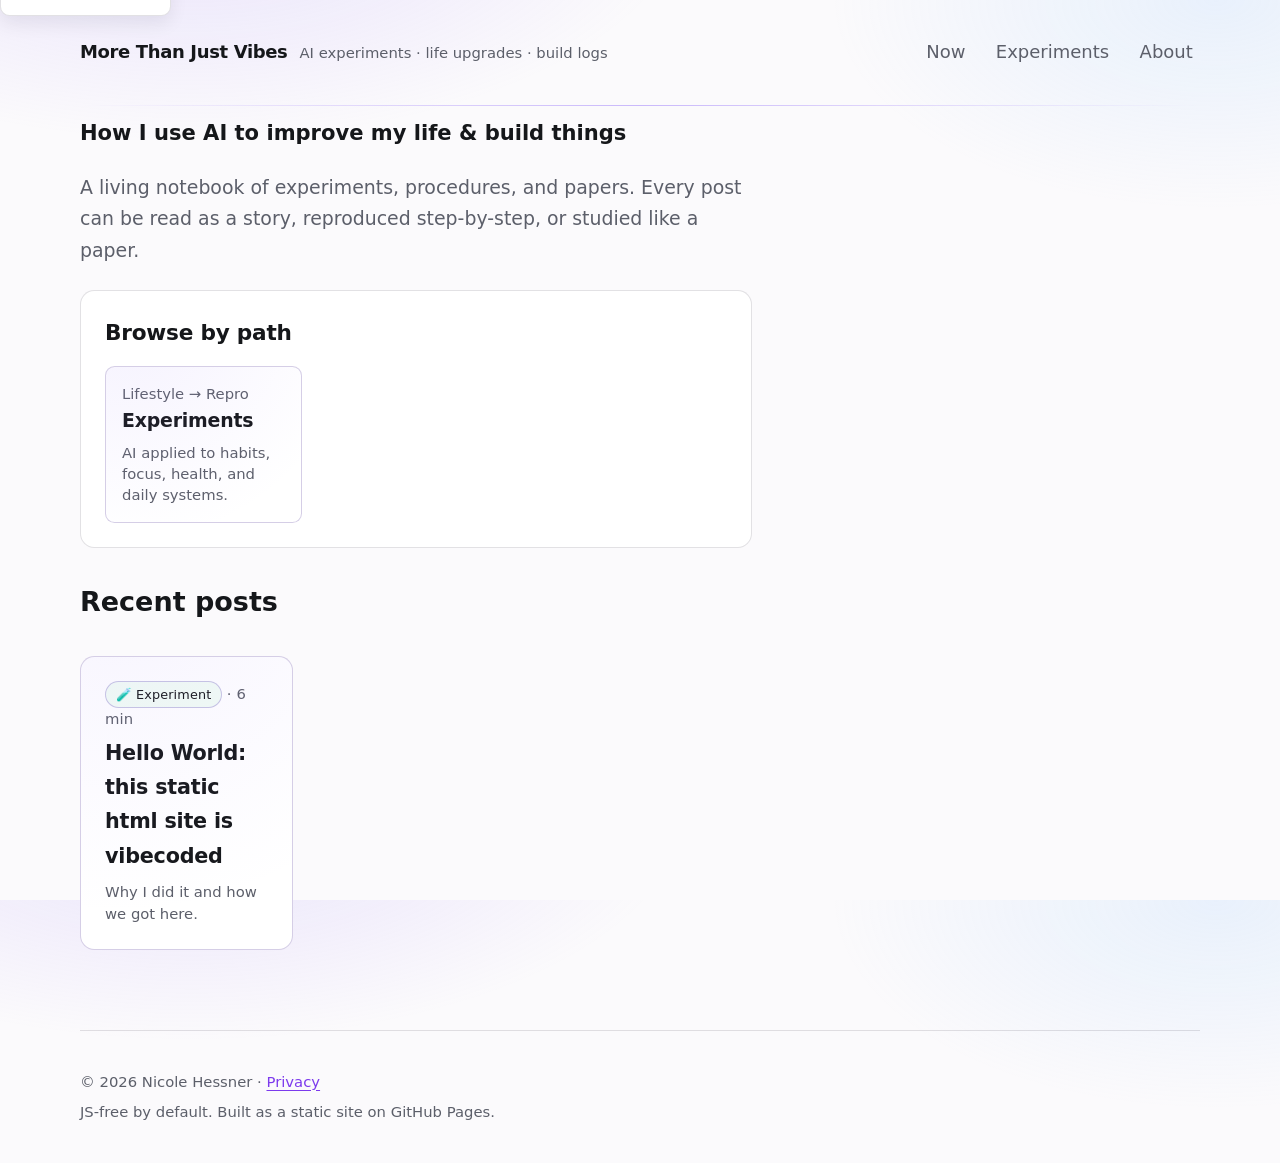
<file: index.html>
<!doctype html>
<html lang="en">
<head>
  <base href="/morethanjustvibes/">
  <meta charset="utf-8" />
  <meta name="viewport" content="width=device-width, initial-scale=1" />
  <meta name="color-scheme" content="light dark" />

  <title>More Than Just Vibes — Using AI to Improve Life & Build Things</title>
  <meta name="description" content="Experiments, build logs, and papers on using AI to improve daily life and build software." />

  <link rel="stylesheet" href="/assets/css/site.css" />

  <!-- CSP fallback (keep strict while JS-free) -->
  <meta http-equiv="Content-Security-Policy"
        content="default-src 'self'; base-uri 'self'; form-action 'self'; frame-ancestors 'none'; img-src 'self' data:; style-src 'self'; object-src 'none'; upgrade-insecure-requests;">
</head>

<body>
  <a class="skip-link" href="#main">Skip to content</a>

  <div class="site">
    <!-- Header -->
    <header class="site-header" role="banner">
      <div class="brand">
        <a href="/">More Than Just Vibes</a>
        <small>AI experiments · life upgrades · build logs</small>
      </div>

      <nav class="site-nav" aria-label="Primary">
        <a href="/now/">Now</a>
        <a href="/experiments/">Experiments</a>
        <a href="/about/">About</a>
      </nav>
    </header>

    <!-- Main -->
    <main id="main" role="main">
      <section class="content">

        <!-- Hero -->
        <section aria-labelledby="intro">
          <h1 id="intro">How I use AI to improve my life & build things</h1>
          <p class="dek">
            A living notebook of experiments, procedures, and papers.
            Every post can be read as a story, reproduced step-by-step,
            or studied like a paper.
          </p>
        </section>

        <!-- Browse by path -->
        <section class="path-panel" aria-labelledby="browse-path">
          <h2 id="browse-path">Browse by path</h2>
          <div class="path-grid">
            <a class="path-card" href="/experiments/">
              <p class="kicker">Lifestyle → Repro</p>
              <h3>Experiments</h3>
              <p>AI applied to habits, focus, health, and daily systems.</p>
            </a>
          </div>
        </section>

        <!-- Recent posts -->
        <section aria-labelledby="recent">
          <h2 id="recent">Recent posts</h2>

          <section class="tile-grid">
            <a class="tile" style="--tile-accent: var(--accent-1)"
               href="/posts/2026-01-26-hello-world">
              <p class="eyebrow">
                <span class="pill" data-kind="experiment">🧪 Experiment</span>
                · 6 min
              </p>
              <h3>Hello World: this static html site is vibecoded</h3>
              <p>Why I did it and how we got here.</p>
            </a>
          </section>
        </section>

      </section>
    </main>

    <!-- Footer -->
    <footer class="site-footer" role="contentinfo">
      <p>
        © 2026 Nicole Hessner · <a href="/privacy/">Privacy</a>
      </p>
      <p>
        JS-free by default. Built as a static site on GitHub Pages.
      </p>
    </footer>
  </div>
</body>
</html>
</file>
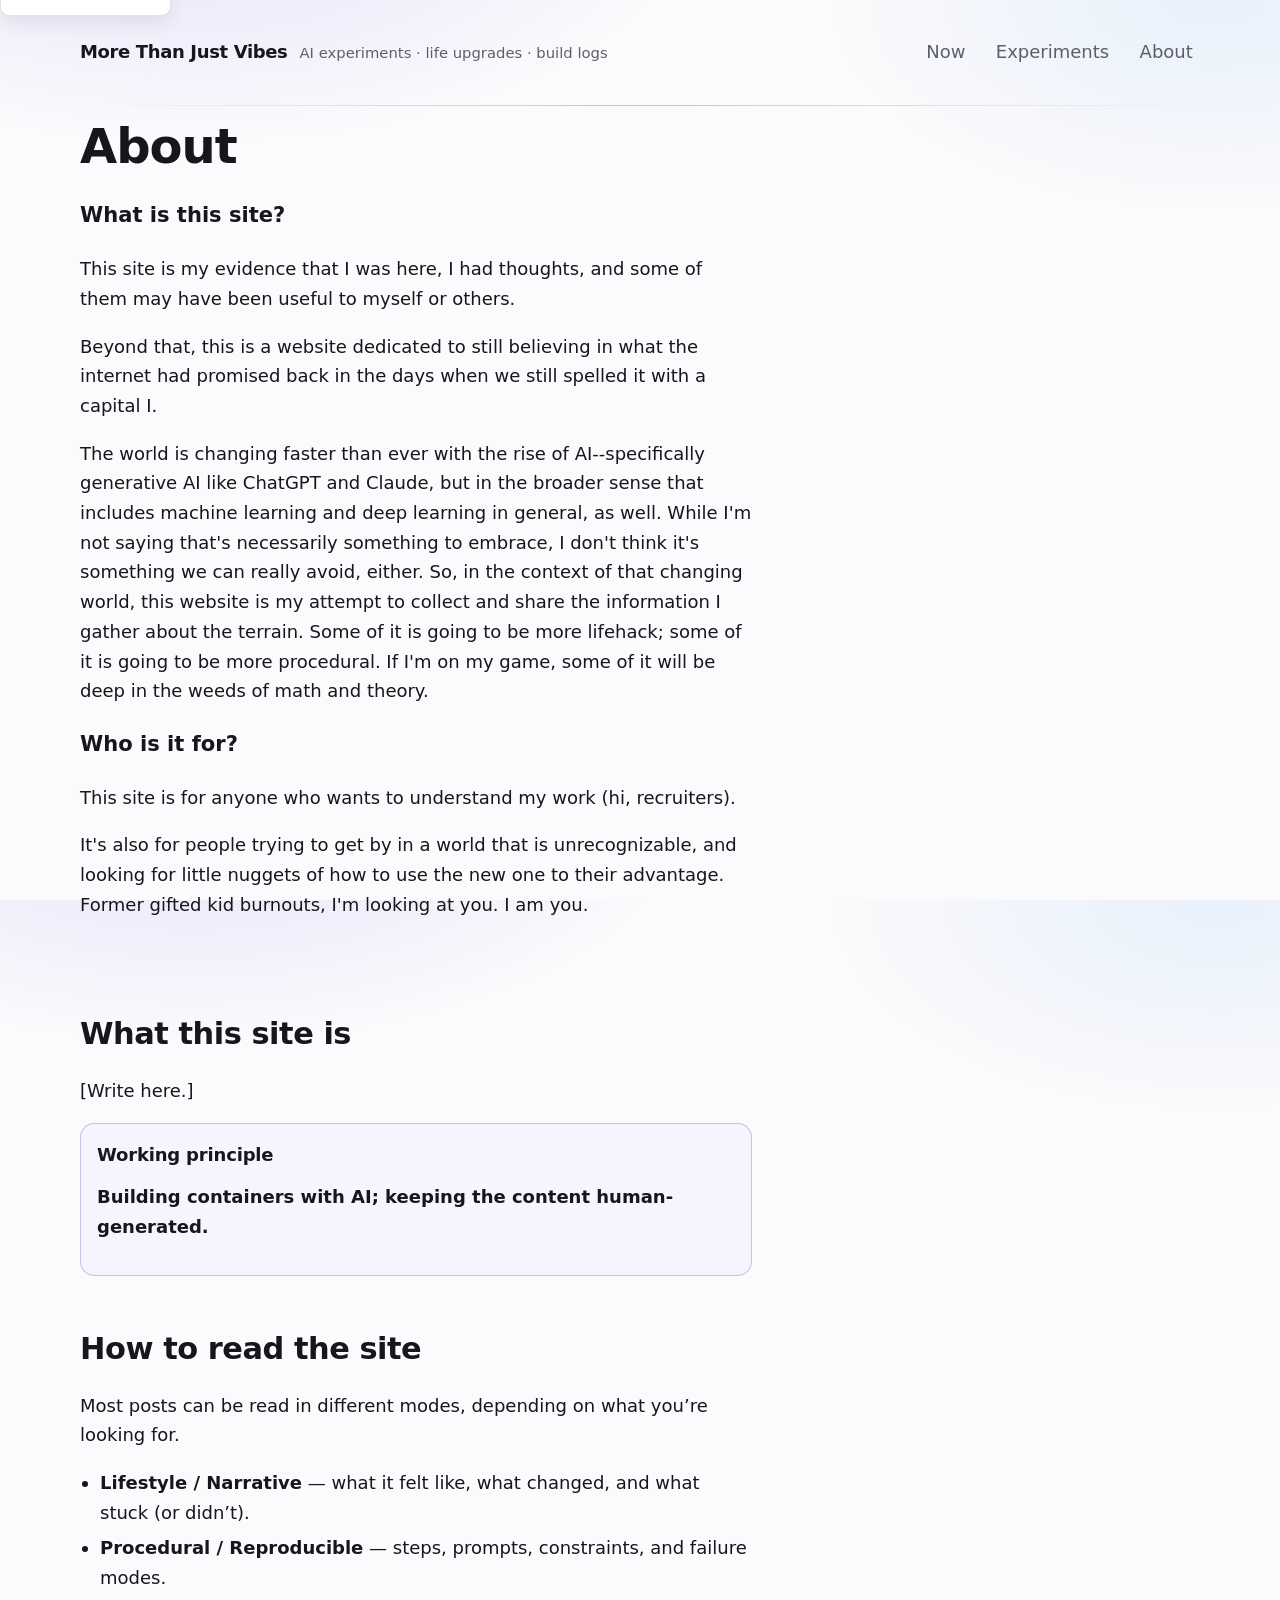
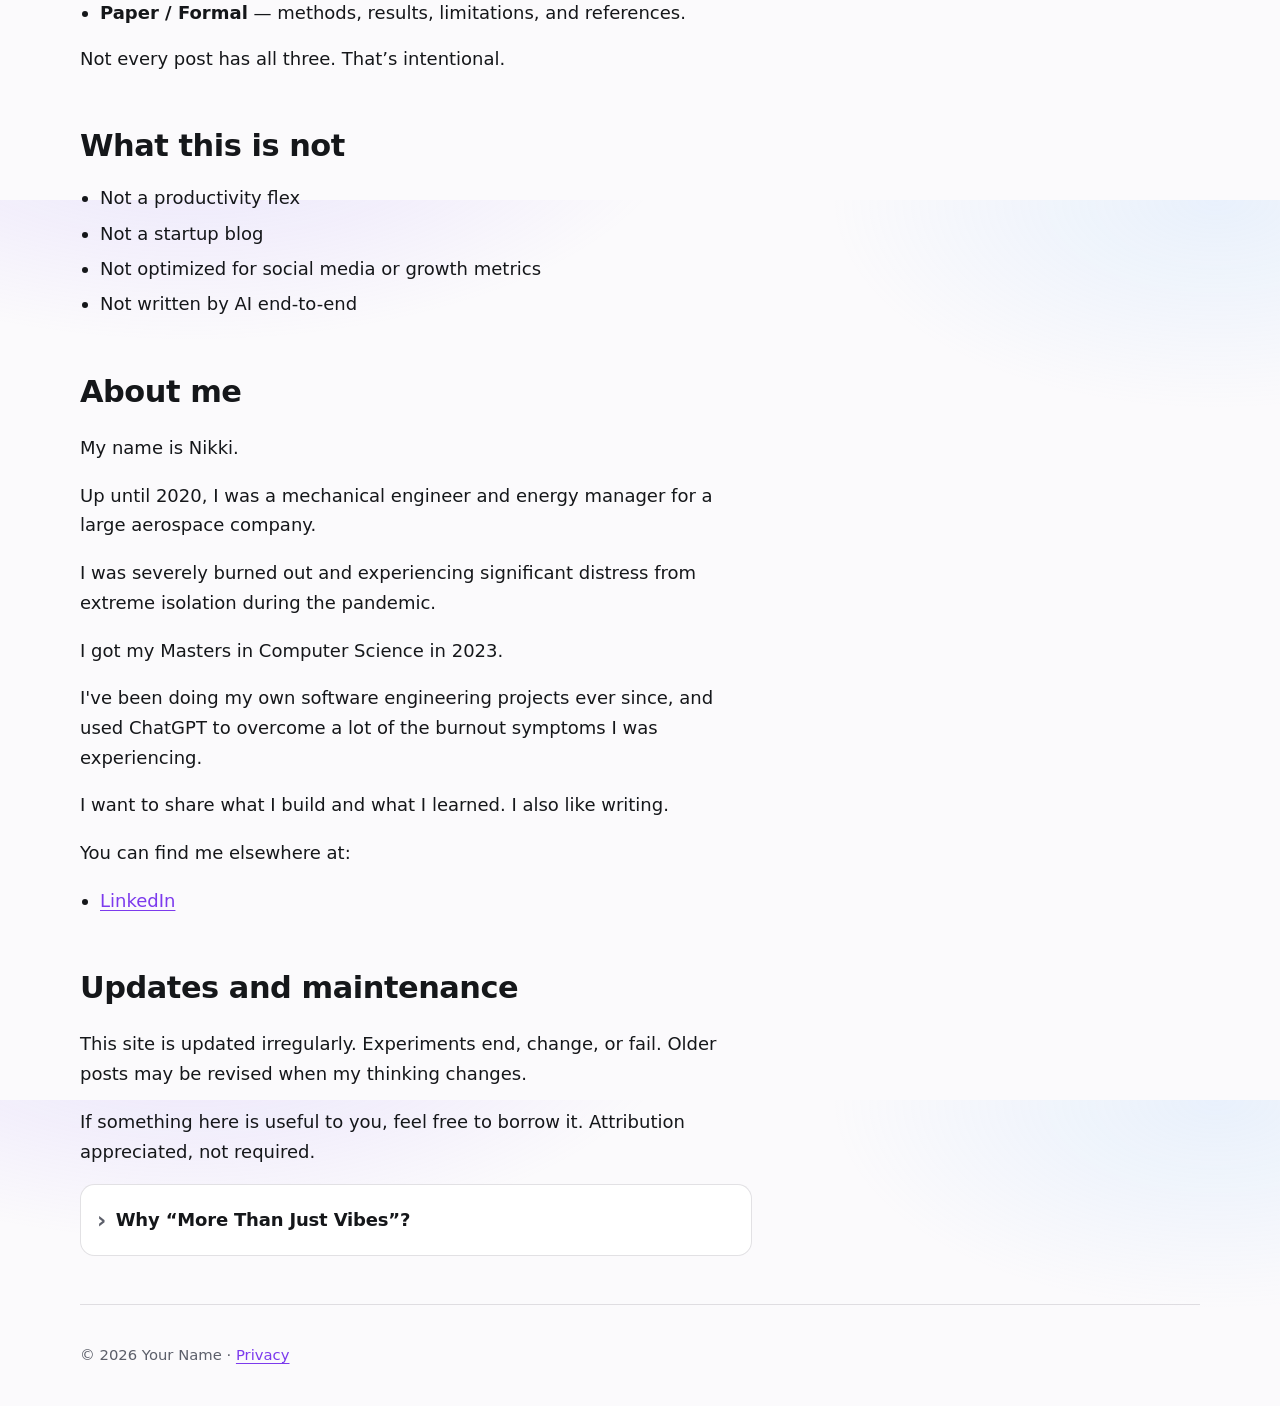
<file: about/index.html>
<!doctype html>
<html lang="en">
<head>
  <base href="/morethanjustvibes/">
  <meta charset="utf-8" />
  <meta name="viewport" content="width=device-width, initial-scale=1" />
  <meta name="color-scheme" content="light dark" />
  <title>About — More Than Just Vibes</title>
  <meta name="description" content="About the author and purpose of More Than Just Vibes." />
  <link rel="stylesheet" href="/assets/css/site.css" />
</head>

<body>
  <a class="skip-link" href="#main">Skip to content</a>

  <div class="site">
    <header class="site-header">
      <div class="brand">
        <a href="/">More Than Just Vibes</a>
        <small>AI experiments · life upgrades · build logs</small>
      </div>

      <nav class="site-nav">
        <a href="/now/">Now</a>
        <a href="/experiments/">Experiments</a>
        <a href="/about/">About</a>
      </nav>
    </header>

    <main id="main">
      <article class="content">
        <header class="post-header">
          <h1>About</h1>
          <p class="dek">
            <h3>What is this site?</h3>
            <p>This site is my evidence that I was here, I had thoughts, and some of them may have been useful to myself or others.</p>
            <p>Beyond that, this is a website dedicated to still believing in what the internet had promised back in the days when we still spelled it with a capital I.</p>
            <p>The world is changing faster than ever with the rise of AI--specifically generative AI like ChatGPT and Claude, but in the broader sense that includes machine learning and deep learning in general, as well.
               While I'm not saying that's necessarily something to embrace, I don't think it's something we can really avoid, either. So, in the context of that changing world, this website is my attempt to collect and share
               the information I gather about the terrain. Some of it is going to be more lifehack; some of it is going to be more procedural. If I'm on my game, some of it will be deep in the weeds of math and theory. 
            </p>
            <h3>Who is it for?</h3>
            <p>This site is for anyone who wants to understand my work (hi, recruiters).</p>
            <p>It's also for people trying to get by in a world that is unrecognizable, and looking for little nuggets of how to use the new one to their advantage. 
               Former gifted kid burnouts, I'm looking at you. I am you.</p>
          </p>
        </header>

        <section class="prose">

          <h2>What this site is</h2>
          <p>
            <!-- 
              In 2–4 sentences:
              What are you actually doing here?
              What makes this site different from a blog or portfolio?
            -->
            [Write here.]
          </p>

          <div class="callout info">
            <p class="callout-title">Working principle</p>
            <p>
              <strong>Building containers with AI; keeping the content human-generated.</strong>
            </p>
          </div>

          <h2>How to read the site</h2>
          <p>
            Most posts can be read in different modes, depending on what you’re looking for.
          </p>

          <ul>
            <li>
              <strong>Lifestyle / Narrative</strong> — what it felt like, what changed,
              and what stuck (or didn’t).
            </li>
            <li>
              <strong>Procedural / Reproducible</strong> — steps, prompts, constraints,
              and failure modes.
            </li>
            <li>
              <strong>Paper / Formal</strong> — methods, results, limitations, and references.
            </li>
          </ul>

          <p>
            Not every post has all three. That’s intentional.
          </p>

          <h2>What this is not</h2>
          <ul>
            <li>Not a productivity flex</li>
            <li>Not a startup blog</li>
            <li>Not optimized for social media or growth metrics</li>
            <li>Not written by AI end-to-end</li>
          </ul>

          <h2>About me</h2>
          <p>
            <!-- 
              Keep this human and bounded.
              Name, background, and how you came to this work.
            -->
            My name is Nikki. 
          </p>
          <p>Up until 2020, I was a mechanical engineer and energy manager for a large aerospace company.</p>
          <p>I was severely burned out and experiencing significant distress from extreme isolation during the pandemic.</p>
          <p>I got my Masters in Computer Science in 2023.</p>
          <p>I've been doing my own software engineering projects ever since, and used ChatGPT to overcome a lot of the burnout symptoms I was experiencing.</p>
          <p>I want to share what I build and what I learned. I also like writing.</p>

          <p>
            <!-- Optional -->
            You can find me elsewhere at:
          </p>
          <ul>
            <li><a href="https://www.linkedin.com/in/nicolehessner">LinkedIn</a></li>
          </ul>

          <h2>Updates and maintenance</h2>
          <p>
            This site is updated irregularly. Experiments end, change, or fail.
            Older posts may be revised when my thinking changes.
          </p>

          <p>
            If something here is useful to you, feel free to borrow it.
            Attribution appreciated, not required.
          </p>

          <details>
            <summary>Why “More Than Just Vibes”?</summary>
            <p>
              <!-- Optional lore section -->
              Easy: this blog-shaped object is about more than just vibecoding. In general, my philosophy is that AI should improve life in meatspace (even when mediated through digital toosl).
            </p>
          </details>

        </section>
      </article>
    </main>

    <footer class="site-footer">
      <p>© 2026 Your Name · <a href="/privacy/">Privacy</a></p>
    </footer>
  </div>
</body>
</html>
</file>
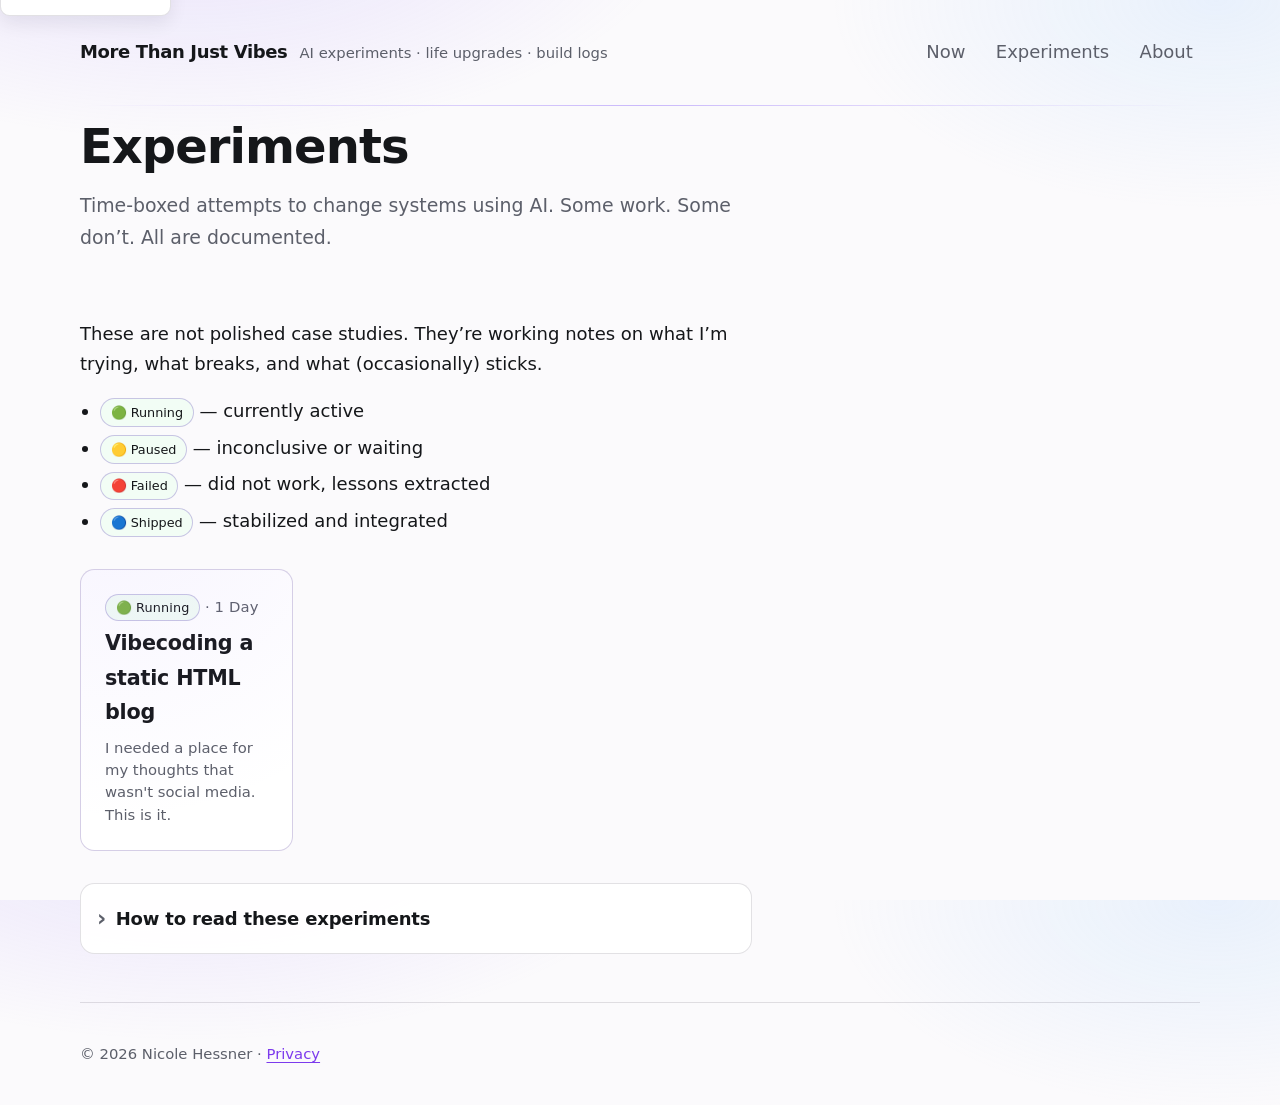
<file: experiments/index.html>
<!doctype html>
<html lang="en">
<head>
  <meta charset="utf-8" />
  <meta name="viewport" content="width=device-width, initial-scale=1" />
  <meta name="color-scheme" content="light dark" />
  <title>Experiments — More Than Just Vibes</title>
  <meta name="description" content="Active and completed experiments using AI to change systems and workflows." />
  <link rel="stylesheet" href="/assets/css/site.css" />
</head>

<body>
  <a class="skip-link" href="#main">Skip to content</a>

  <div class="site">
    <header class="site-header">
      <div class="brand">
        <a href="/">More Than Just Vibes</a>
        <small>AI experiments · life upgrades · build logs</small>
      </div>

      <nav class="site-nav">
        <a href="/now/">Now</a>
        <a href="/experiments/">Experiments</a>
        <a href="/about/">About</a>
      </nav>
    </header>

    <main id="main">
      <article class="content">
        <header class="post-header">
          <h1>Experiments</h1>
          <p class="dek">
            Time-boxed attempts to change systems using AI. Some work. Some don’t.
            All are documented.
          </p>
        </header>

        <section class="prose">
          <p>
            These are not polished case studies. They’re working notes on what I’m
            trying, what breaks, and what (occasionally) sticks.
          </p>

          <ul>
            <li><span class="pill" data-kind="experiment">🟢 Running</span> — currently active</li>
            <li><span class="pill" data-kind="experiment">🟡 Paused</span> — inconclusive or waiting</li>
            <li><span class="pill" data-kind="experiment">🔴 Failed</span> — did not work, lessons extracted</li>
            <li><span class="pill" data-kind="experiment">🔵 Shipped</span> — stabilized and integrated</li>
          </ul>
        </section>

        <section class="tile-grid">
          <a class="tile" href="/posts/2026-01-26-hello-world/">
            <p class="eyebrow">
              <span class="pill" data-kind="experiment">🟢 Running</span>
              · 1 Day
            </p>
            <h3>Vibecoding a static HTML blog</h3>
            <p>
              I needed a place for my thoughts that wasn't social media. This is it. 
            </p>
          </a>
        </section>

        <section class="prose">
          <details>
            <summary>How to read these experiments</summary>
            <p>
              Each experiment may be written in one or more modes:
            </p>
            <ul>
              <li><strong>Lifestyle</strong> — narrative and lived experience</li>
              <li><strong>Procedural</strong> — steps, prompts, and replication notes</li>
              <li><strong>Paper</strong> — methods, results, limitations</li>
            </ul>
            <p>
              Not every experiment gets all three. Some stop early. That’s part of the point.
            </p>
          </details>
        </section>
      </article>
    </main>

    <footer class="site-footer">
      <p>© 2026 Nicole Hessner · <a href="/privacy/">Privacy</a></p>
    </footer>
  </div>
</body>
</html>
</file>
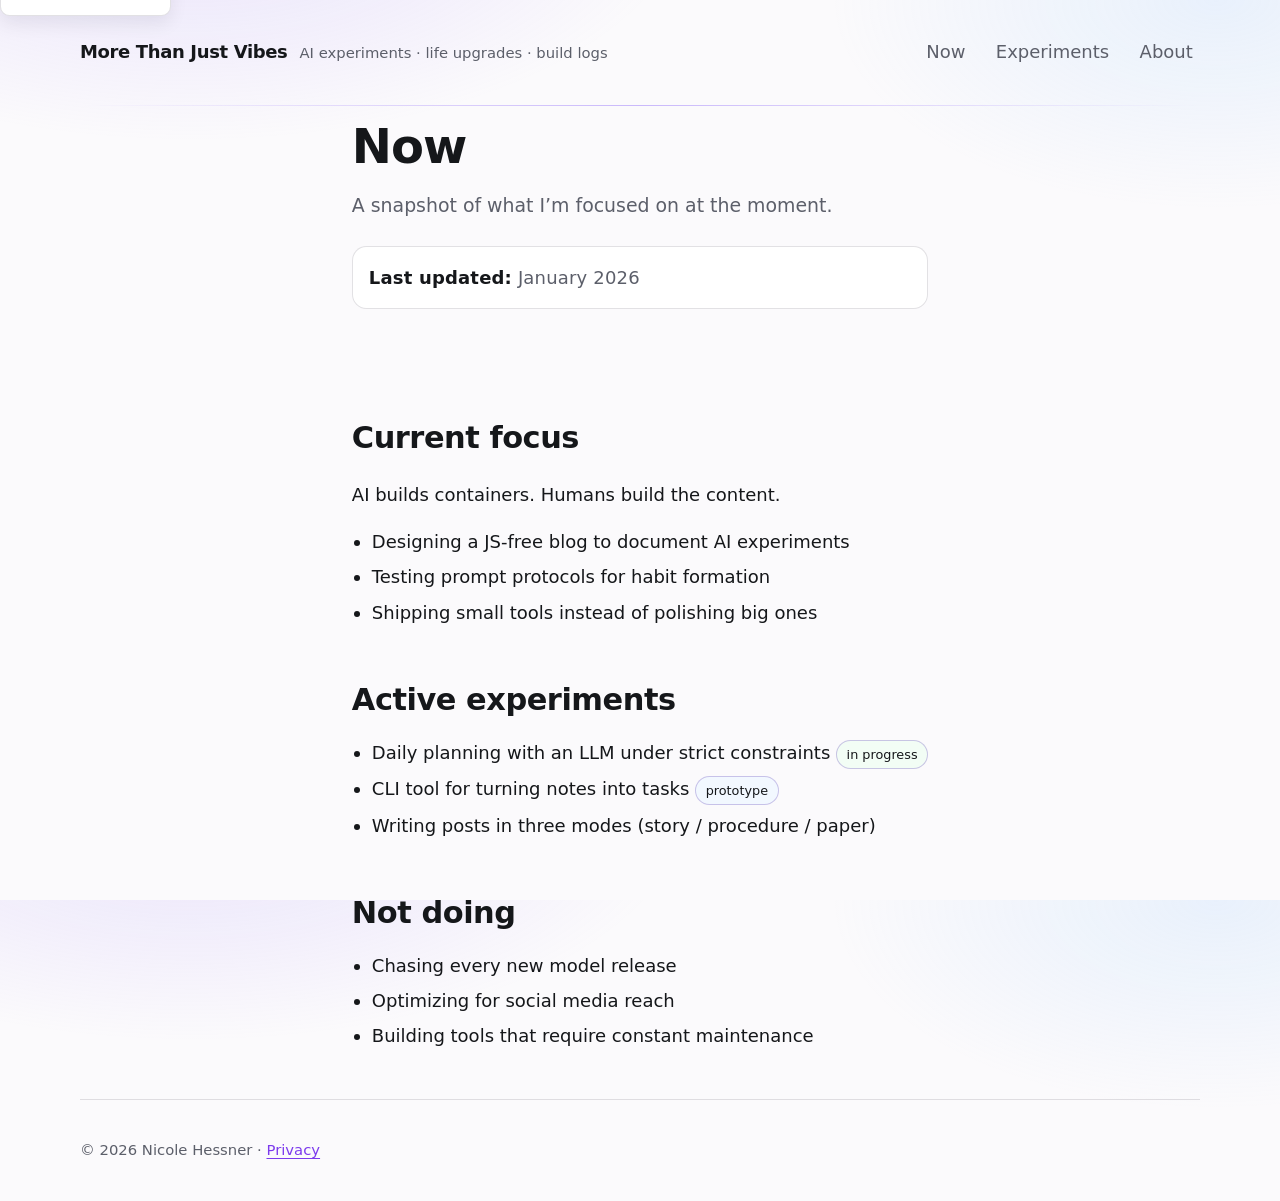
<file: now/index.html>
<!doctype html>
<html lang="en">
<head>
  <base href="/morethanjustvibes/">
  <meta charset="utf-8" />
  <meta name="viewport" content="width=device-width, initial-scale=1" />
  <meta name="color-scheme" content="light dark" />
  <title>Now — More Than Just Vibes</title>
  <meta name="description" content="What I’m focused on right now." />
  <link rel="stylesheet" href="/assets/css/site.css" />
</head>

<body>
  <a class="skip-link" href="#main">Skip to content</a>

  <div class="site">
    <header class="site-header">
      <div class="brand">
        <a href="/">More Than Just Vibes</a>
        <small>AI experiments · life upgrades · build logs</small>
      </div>

      <nav class="site-nav">
        <a href="/now/">Now</a>
        <a href="/experiments/">Experiments</a>
        <a href="/about/">About</a>
      </nav>
    </header>

    <main id="main">
      <article class="content">
        <header class="post-header">
          <h1>Now</h1>
          <p class="dek">
            A snapshot of what I’m focused on at the moment.
          </p>

          <div class="meta">
            <span><strong>Last updated:</strong> January 2026</span>
          </div>
        </header>

        <section class="prose">
          <h2>Current focus</h2>
          <p>
            AI builds containers. Humans build the content. 
          </p>

          <ul>
            <li>Designing a JS-free blog to document AI experiments</li>
            <li>Testing prompt protocols for habit formation</li>
            <li>Shipping small tools instead of polishing big ones</li>
          </ul>

          <h2>Active experiments</h2>
          <ul>
            <li>
              Daily planning with an LLM under strict constraints
              <span class="pill" data-kind="experiment">in progress</span>
            </li>
            <li>
              CLI tool for turning notes into tasks
              <span class="pill" data-kind="build">prototype</span>
            </li>
            <li>
              Writing posts in three modes (story / procedure / paper)
            </li>
          </ul>

          <h2>Not doing</h2>
          <ul>
            <li>Chasing every new model release</li>
            <li>Optimizing for social media reach</li>
            <li>Building tools that require constant maintenance</li>
          </ul>
        </section>
      </article>
    </main>

    <footer class="site-footer">
      <p>© 2026 Nicole Hessner · <a href="/privacy/">Privacy</a></p>
    </footer>
  </div>
</body>
</html>
</file>
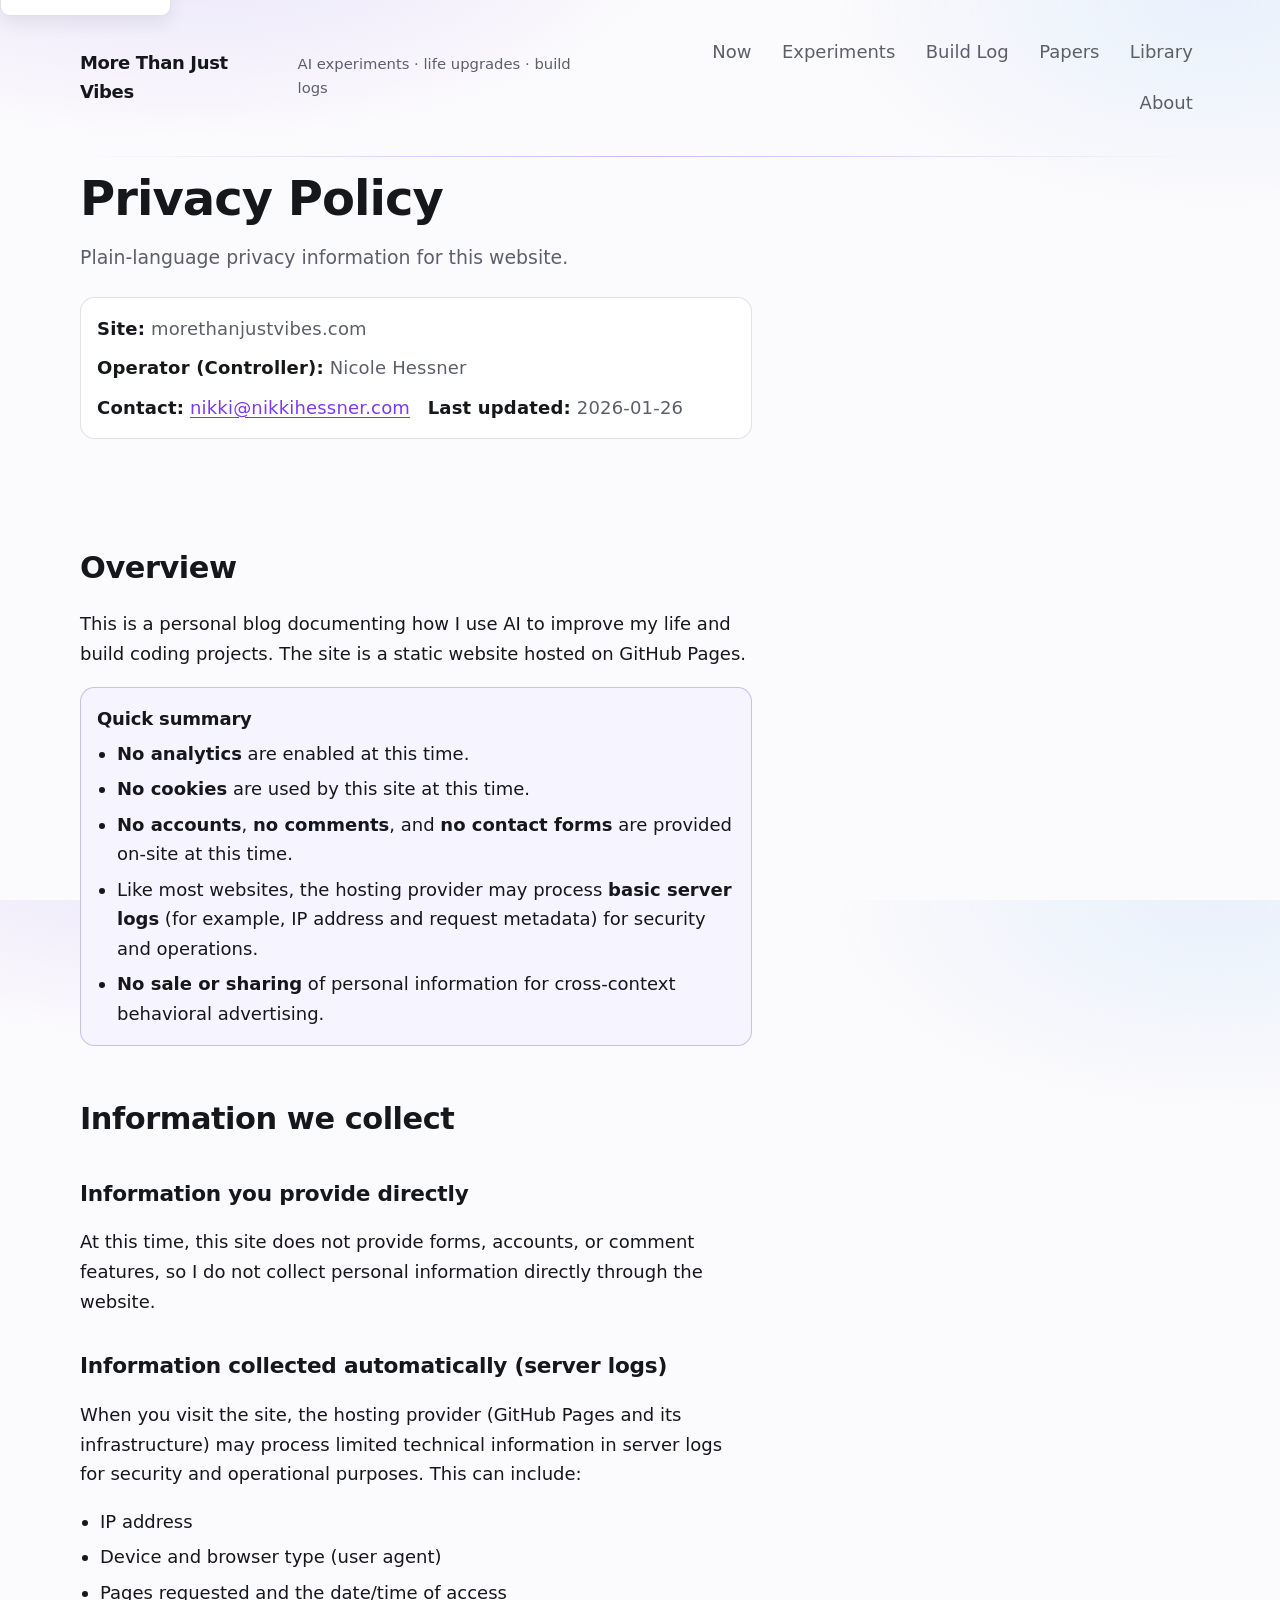
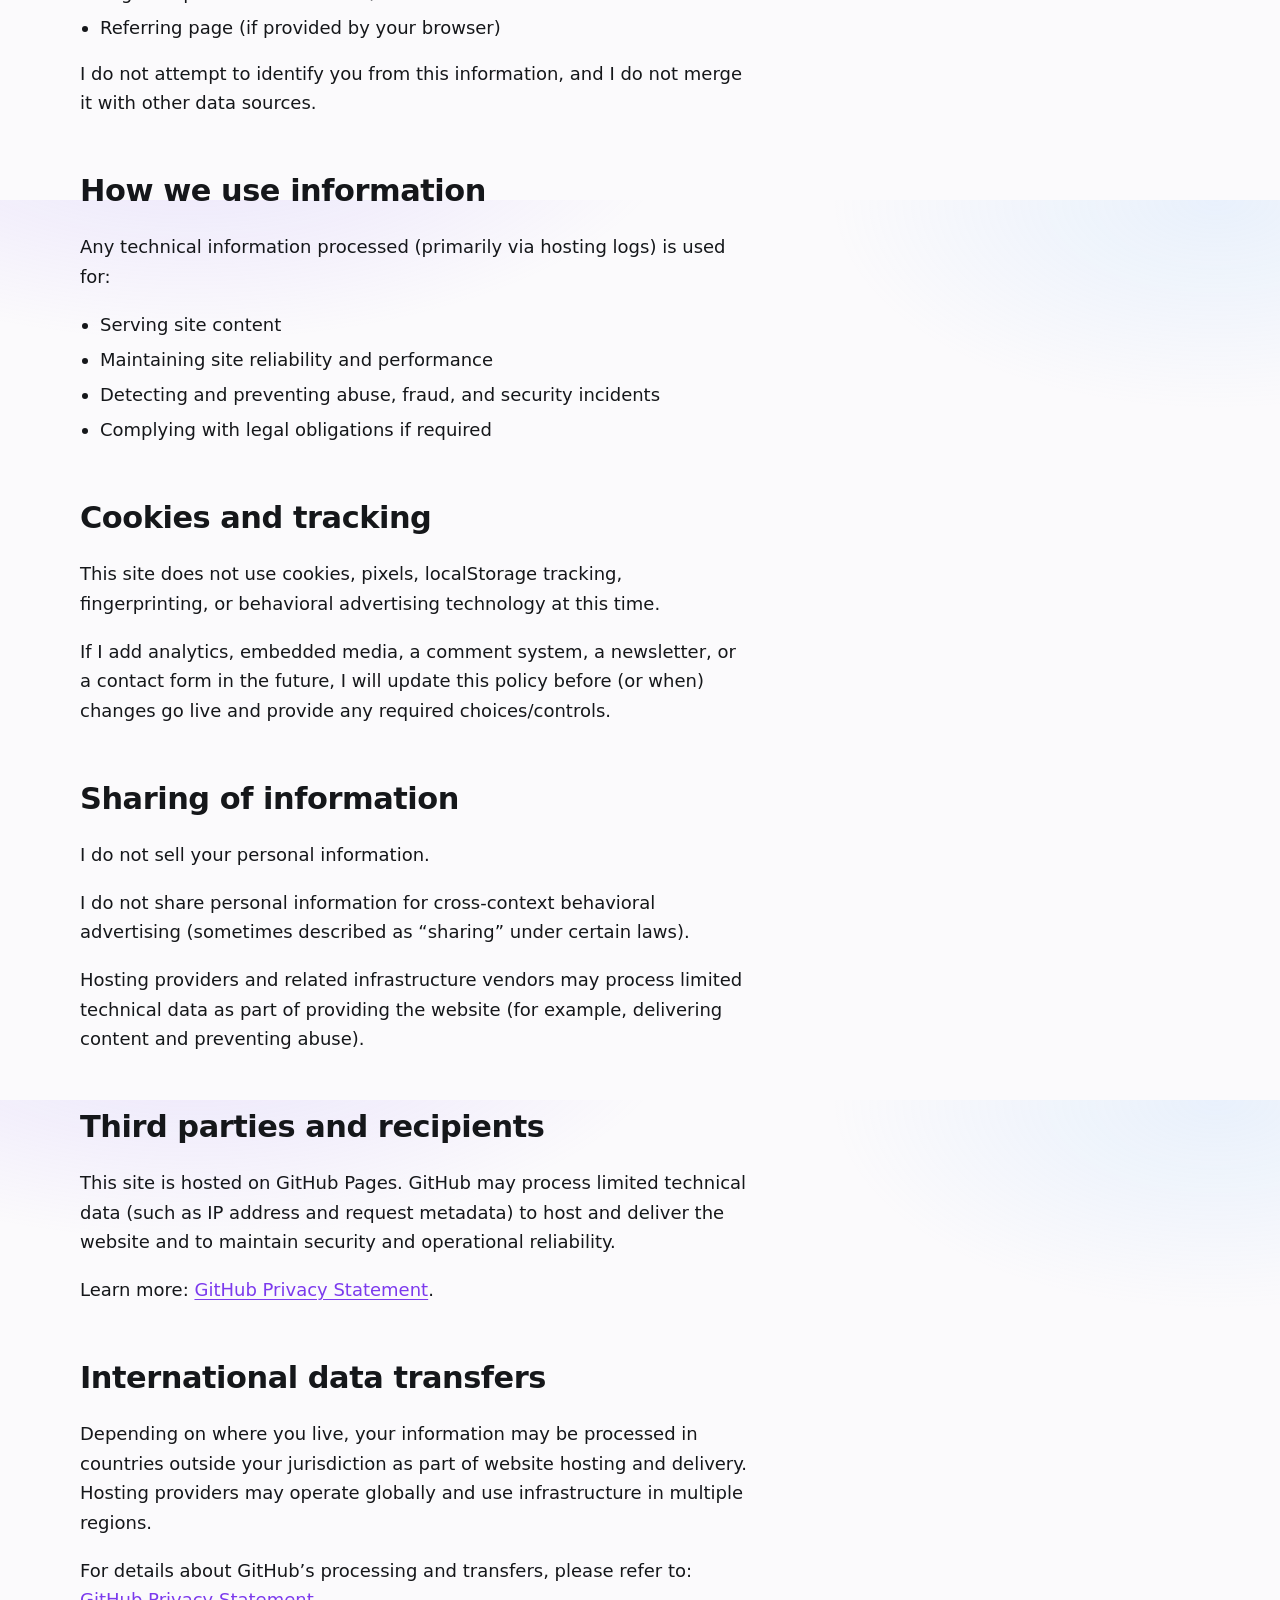
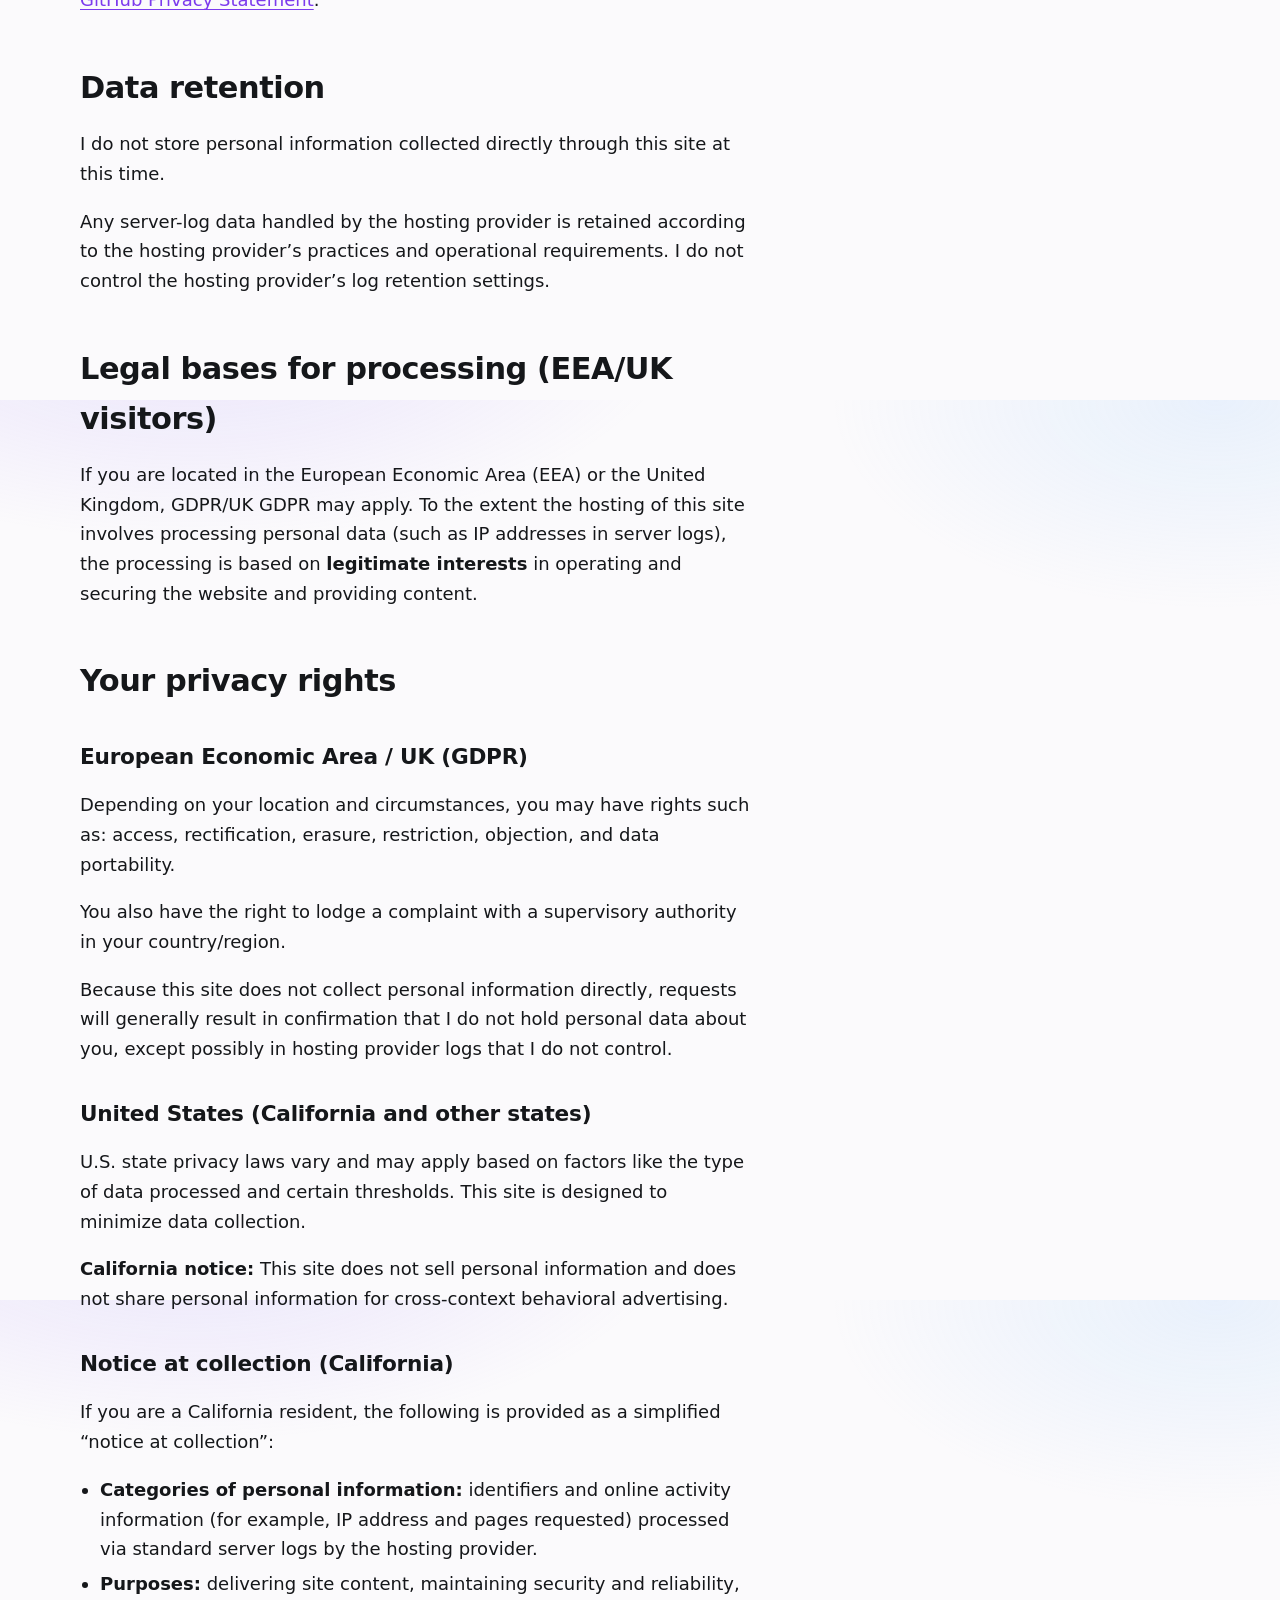
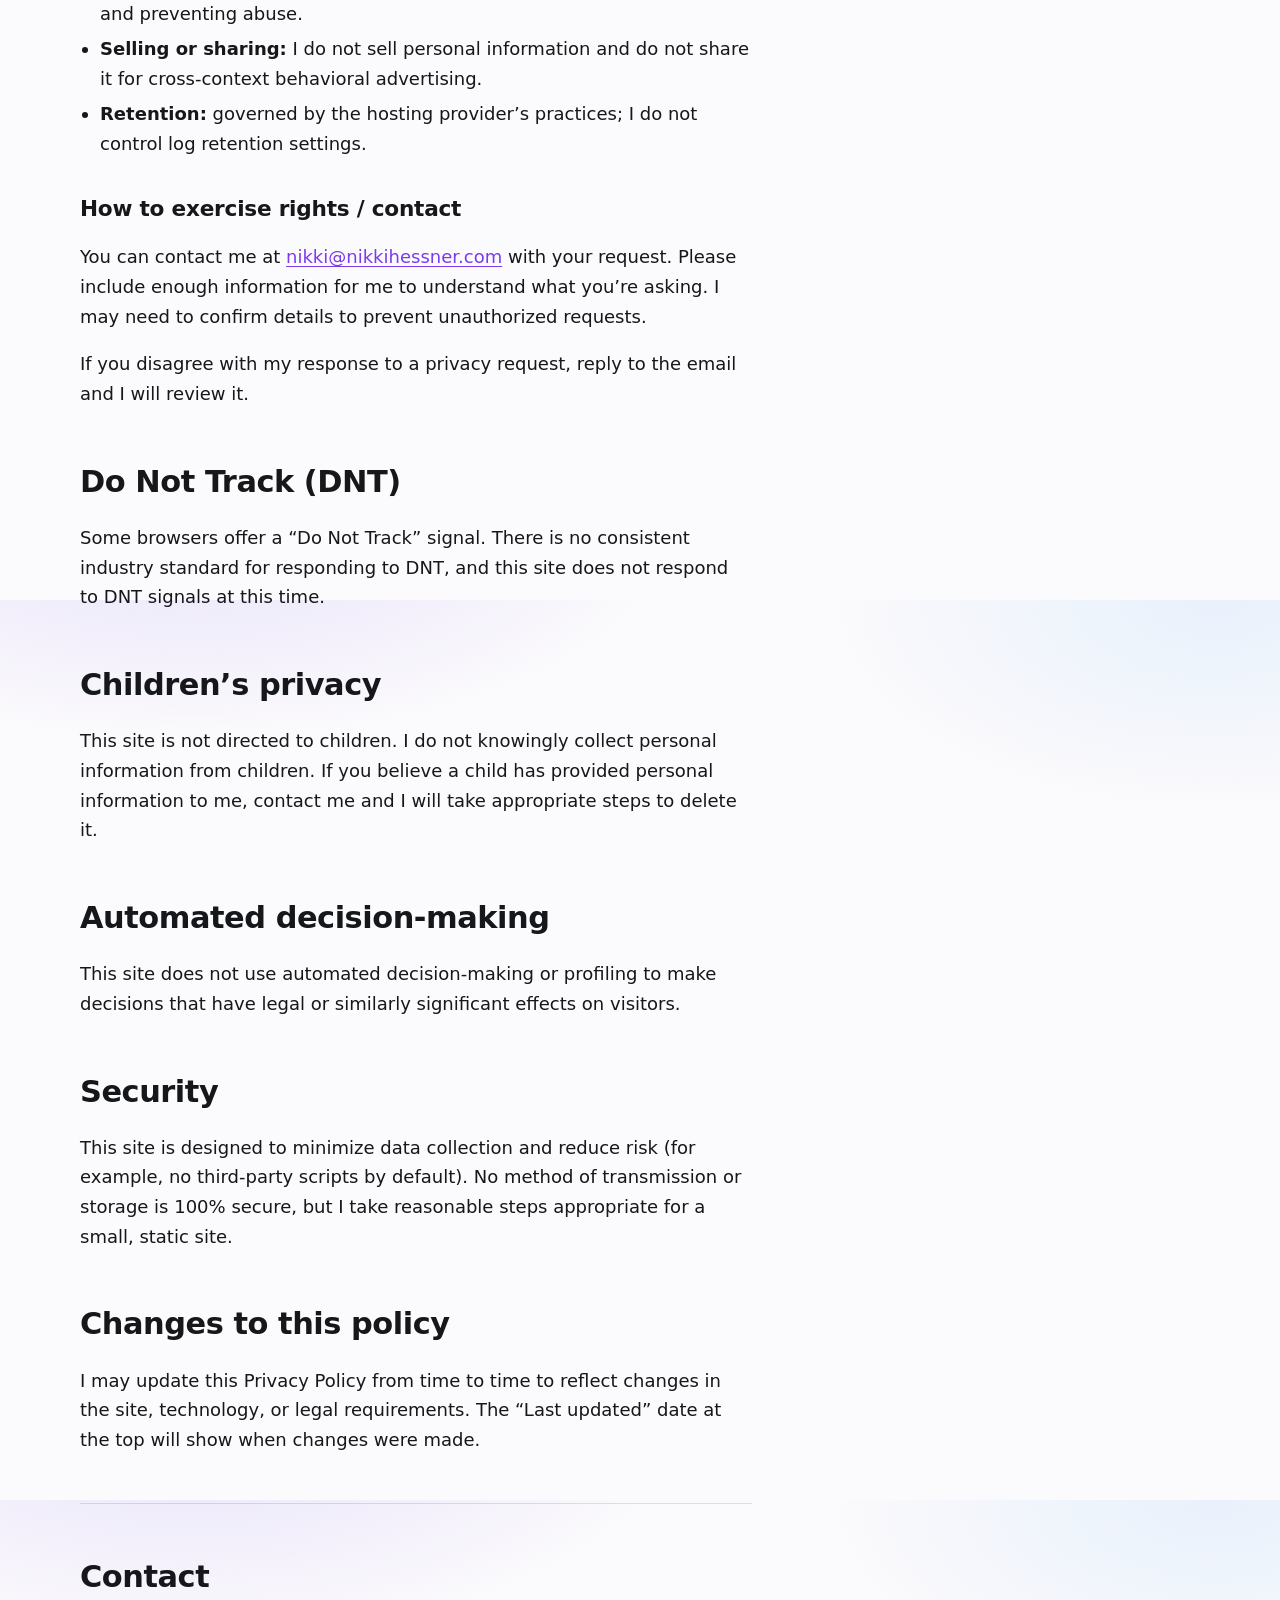
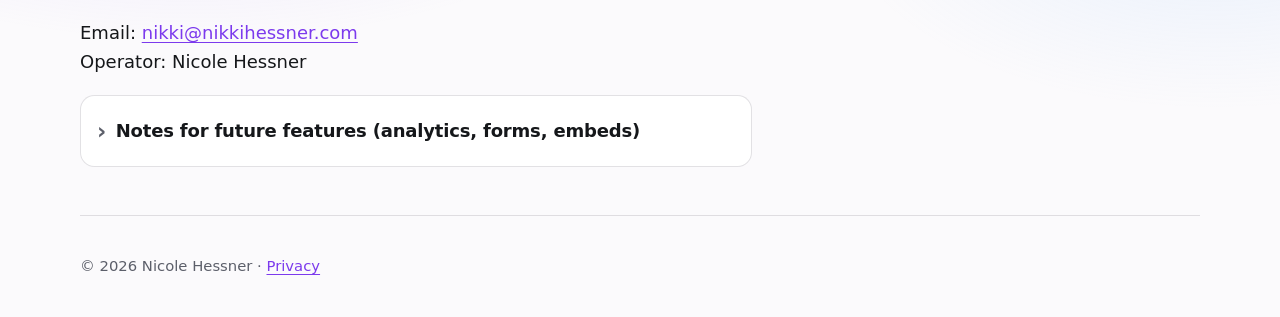
<file: privacy/index.html>
<!doctype html>
<html lang="en">
<head>
  <meta charset="utf-8" />
  <meta name="viewport" content="width=device-width, initial-scale=1" />
  <meta name="color-scheme" content="light dark" />
  <title>Privacy Policy — More Than Just Vibes</title>
  <meta name="description" content="Privacy Policy for More Than Just Vibes." />

  <!-- Site CSS -->
  <link rel="stylesheet" href="/assets/css/site.css" />

  <!-- Optional CSP fallback: keep strict while JS-free -->
  <meta http-equiv="Content-Security-Policy"
        content="default-src 'self'; base-uri 'self'; form-action 'self'; frame-ancestors 'none'; img-src 'self' data:; style-src 'self'; object-src 'none'; upgrade-insecure-requests;">
</head>

<body>
  <a class="skip-link" href="#main">Skip to content</a>

  <div class="site">
    <header class="site-header" role="banner">
      <div class="brand">
        <a href="/">More Than Just Vibes</a>
        <small>AI experiments · life upgrades · build logs</small>
      </div>

      <nav class="site-nav" aria-label="Primary">
        <a href="/now/">Now</a>
        <a href="/experiments/">Experiments</a>
        <a href="/build-log/">Build Log</a>
        <a href="/papers/">Papers</a>
        <a href="/library/">Library</a>
        <a href="/about/">About</a>
      </nav>
    </header>

    <main id="main" role="main">
      <article class="content">
        <header class="post-header">
          <h1>Privacy Policy</h1>
          <p class="dek">Plain-language privacy information for this website.</p>

          <div class="meta" aria-label="Policy metadata">
            <span><strong>Site:</strong> morethanjustvibes.com</span>
            <span><strong>Operator (Controller):</strong> Nicole Hessner</span>
            <span><strong>Contact:</strong> <a href="mailto:nikki@nikkihessner.com">nikki@nikkihessner.com</a></span>
            <span><strong>Last updated:</strong> 2026-01-26</span>
          </div>
        </header>

        <section class="prose">
          <h2>Overview</h2>
          <p>
            This is a personal blog documenting how I use AI to improve my life and build coding projects.
            The site is a static website hosted on GitHub Pages.
          </p>

          <div class="callout info" role="note" aria-label="High-level summary">
            <p class="callout-title">Quick summary</p>
            <ul>
              <li><strong>No analytics</strong> are enabled at this time.</li>
              <li><strong>No cookies</strong> are used by this site at this time.</li>
              <li><strong>No accounts</strong>, <strong>no comments</strong>, and <strong>no contact forms</strong> are provided on-site at this time.</li>
              <li>Like most websites, the hosting provider may process <strong>basic server logs</strong> (for example, IP address and request metadata) for security and operations.</li>
              <li><strong>No sale or sharing</strong> of personal information for cross-context behavioral advertising.</li>
            </ul>
          </div>

          <h2>Information we collect</h2>

          <h3>Information you provide directly</h3>
          <p>
            At this time, this site does not provide forms, accounts, or comment features, so I do not collect
            personal information directly through the website.
          </p>

          <h3>Information collected automatically (server logs)</h3>
          <p>
            When you visit the site, the hosting provider (GitHub Pages and its infrastructure) may process limited technical information
            in server logs for security and operational purposes. This can include:
          </p>
          <ul>
            <li>IP address</li>
            <li>Device and browser type (user agent)</li>
            <li>Pages requested and the date/time of access</li>
            <li>Referring page (if provided by your browser)</li>
          </ul>
          <p>
            I do not attempt to identify you from this information, and I do not merge it with other data sources.
          </p>

          <h2>How we use information</h2>
          <p>
            Any technical information processed (primarily via hosting logs) is used for:
          </p>
          <ul>
            <li>Serving site content</li>
            <li>Maintaining site reliability and performance</li>
            <li>Detecting and preventing abuse, fraud, and security incidents</li>
            <li>Complying with legal obligations if required</li>
          </ul>

          <h2>Cookies and tracking</h2>
          <p>
            This site does not use cookies, pixels, localStorage tracking, fingerprinting, or behavioral advertising technology at this time.
          </p>
          <p>
            If I add analytics, embedded media, a comment system, a newsletter, or a contact form in the future, I will update this policy before (or when)
            changes go live and provide any required choices/controls.
          </p>

          <h2>Sharing of information</h2>
          <p>
            I do not sell your personal information.
          </p>
          <p>
            I do not share personal information for cross-context behavioral advertising (sometimes described as “sharing” under certain laws).
          </p>
          <p>
            Hosting providers and related infrastructure vendors may process limited technical data as part of providing the website
            (for example, delivering content and preventing abuse).
          </p>

          <h2>Third parties and recipients</h2>
          <p>
            This site is hosted on GitHub Pages. GitHub may process limited technical data (such as IP address and request metadata) to host and deliver the website
            and to maintain security and operational reliability.
          </p>
          <p>
            Learn more: <a href="https://docs.github.com/site-policy/privacy-policies/github-privacy-statement">GitHub Privacy Statement</a>.
          </p>

          <h2>International data transfers</h2>
          <p>
            Depending on where you live, your information may be processed in countries outside your jurisdiction as part of website hosting and delivery.
            Hosting providers may operate globally and use infrastructure in multiple regions.
          </p>
          <p>
            For details about GitHub’s processing and transfers, please refer to:
            <a href="https://docs.github.com/site-policy/privacy-policies/github-privacy-statement">GitHub Privacy Statement</a>.
          </p>

          <h2>Data retention</h2>
          <p>
            I do not store personal information collected directly through this site at this time.
          </p>
          <p>
            Any server-log data handled by the hosting provider is retained according to the hosting provider’s practices and operational requirements.
            I do not control the hosting provider’s log retention settings.
          </p>

          <h2>Legal bases for processing (EEA/UK visitors)</h2>
          <p>
            If you are located in the European Economic Area (EEA) or the United Kingdom, GDPR/UK GDPR may apply.
            To the extent the hosting of this site involves processing personal data (such as IP addresses in server logs),
            the processing is based on <strong>legitimate interests</strong> in operating and securing the website and providing content.
          </p>

          <h2>Your privacy rights</h2>

          <h3>European Economic Area / UK (GDPR)</h3>
          <p>
            Depending on your location and circumstances, you may have rights such as:
            access, rectification, erasure, restriction, objection, and data portability.
          </p>
          <p>
            You also have the right to lodge a complaint with a supervisory authority in your country/region.
          </p>
          <p>
            Because this site does not collect personal information directly, requests will generally result in confirmation that I do not hold personal data about you,
            except possibly in hosting provider logs that I do not control.
          </p>

          <h3>United States (California and other states)</h3>
          <p>
            U.S. state privacy laws vary and may apply based on factors like the type of data processed and certain thresholds.
            This site is designed to minimize data collection.
          </p>
          <p>
            <strong>California notice:</strong> This site does not sell personal information and does not share personal information for cross-context behavioral advertising.
          </p>

          <h3>Notice at collection (California)</h3>
          <p>
            If you are a California resident, the following is provided as a simplified “notice at collection”:
          </p>
          <ul>
            <li><strong>Categories of personal information:</strong> identifiers and online activity information (for example, IP address and pages requested) processed via standard server logs by the hosting provider.</li>
            <li><strong>Purposes:</strong> delivering site content, maintaining security and reliability, and preventing abuse.</li>
            <li><strong>Selling or sharing:</strong> I do not sell personal information and do not share it for cross-context behavioral advertising.</li>
            <li><strong>Retention:</strong> governed by the hosting provider’s practices; I do not control log retention settings.</li>
          </ul>

          <h3>How to exercise rights / contact</h3>
          <p>
            You can contact me at <a href="mailto:nikki@nikkihessner.com">nikki@nikkihessner.com</a> with your request.
            Please include enough information for me to understand what you’re asking.
            I may need to confirm details to prevent unauthorized requests.
          </p>
          <p>
            If you disagree with my response to a privacy request, reply to the email and I will review it.
          </p>

          <h2>Do Not Track (DNT)</h2>
          <p>
            Some browsers offer a “Do Not Track” signal. There is no consistent industry standard for responding to DNT,
            and this site does not respond to DNT signals at this time.
          </p>

          <h2>Children’s privacy</h2>
          <p>
            This site is not directed to children. I do not knowingly collect personal information from children.
            If you believe a child has provided personal information to me, contact me and I will take appropriate steps to delete it.
          </p>

          <h2>Automated decision-making</h2>
          <p>
            This site does not use automated decision-making or profiling to make decisions that have legal or similarly significant effects on visitors.
          </p>

          <h2>Security</h2>
          <p>
            This site is designed to minimize data collection and reduce risk (for example, no third-party scripts by default).
            No method of transmission or storage is 100% secure, but I take reasonable steps appropriate for a small, static site.
          </p>

          <h2>Changes to this policy</h2>
          <p>
            I may update this Privacy Policy from time to time to reflect changes in the site, technology, or legal requirements.
            The “Last updated” date at the top will show when changes were made.
          </p>

          <hr />

          <h2>Contact</h2>
          <p>
            Email: <a href="mailto:nikki@nikkihessner.com">nikki@nikkihessner.com</a><br />
            Operator: Nicole Hessner<br />
          </p>

          <details>
            <summary>Notes for future features (analytics, forms, embeds)</summary>
            <p>
              If I later add analytics, a newsletter, a contact form, a comment system, ads, or embedded media,
              I should update this policy to include:
            </p>
            <ul>
              <li>Provider names and links to their privacy policies</li>
              <li>What data is collected and for what purpose (e.g., audience measurement)</li>
              <li>Whether cookies or similar technologies are used</li>
              <li>Any consent mechanism required in certain jurisdictions</li>
              <li>Opt-out controls (and “Do Not Sell/Share” links if applicable)</li>
              <li>Retention periods and data-sharing disclosures</li>
            </ul>
          </details>
        </section>
      </article>
    </main>

    <footer class="site-footer" role="contentinfo">
      <p>
        © 2026 Nicole Hessner · <a href="/privacy/">Privacy</a>
      </p>
    </footer>
  </div>
</body>
</html>
</file>
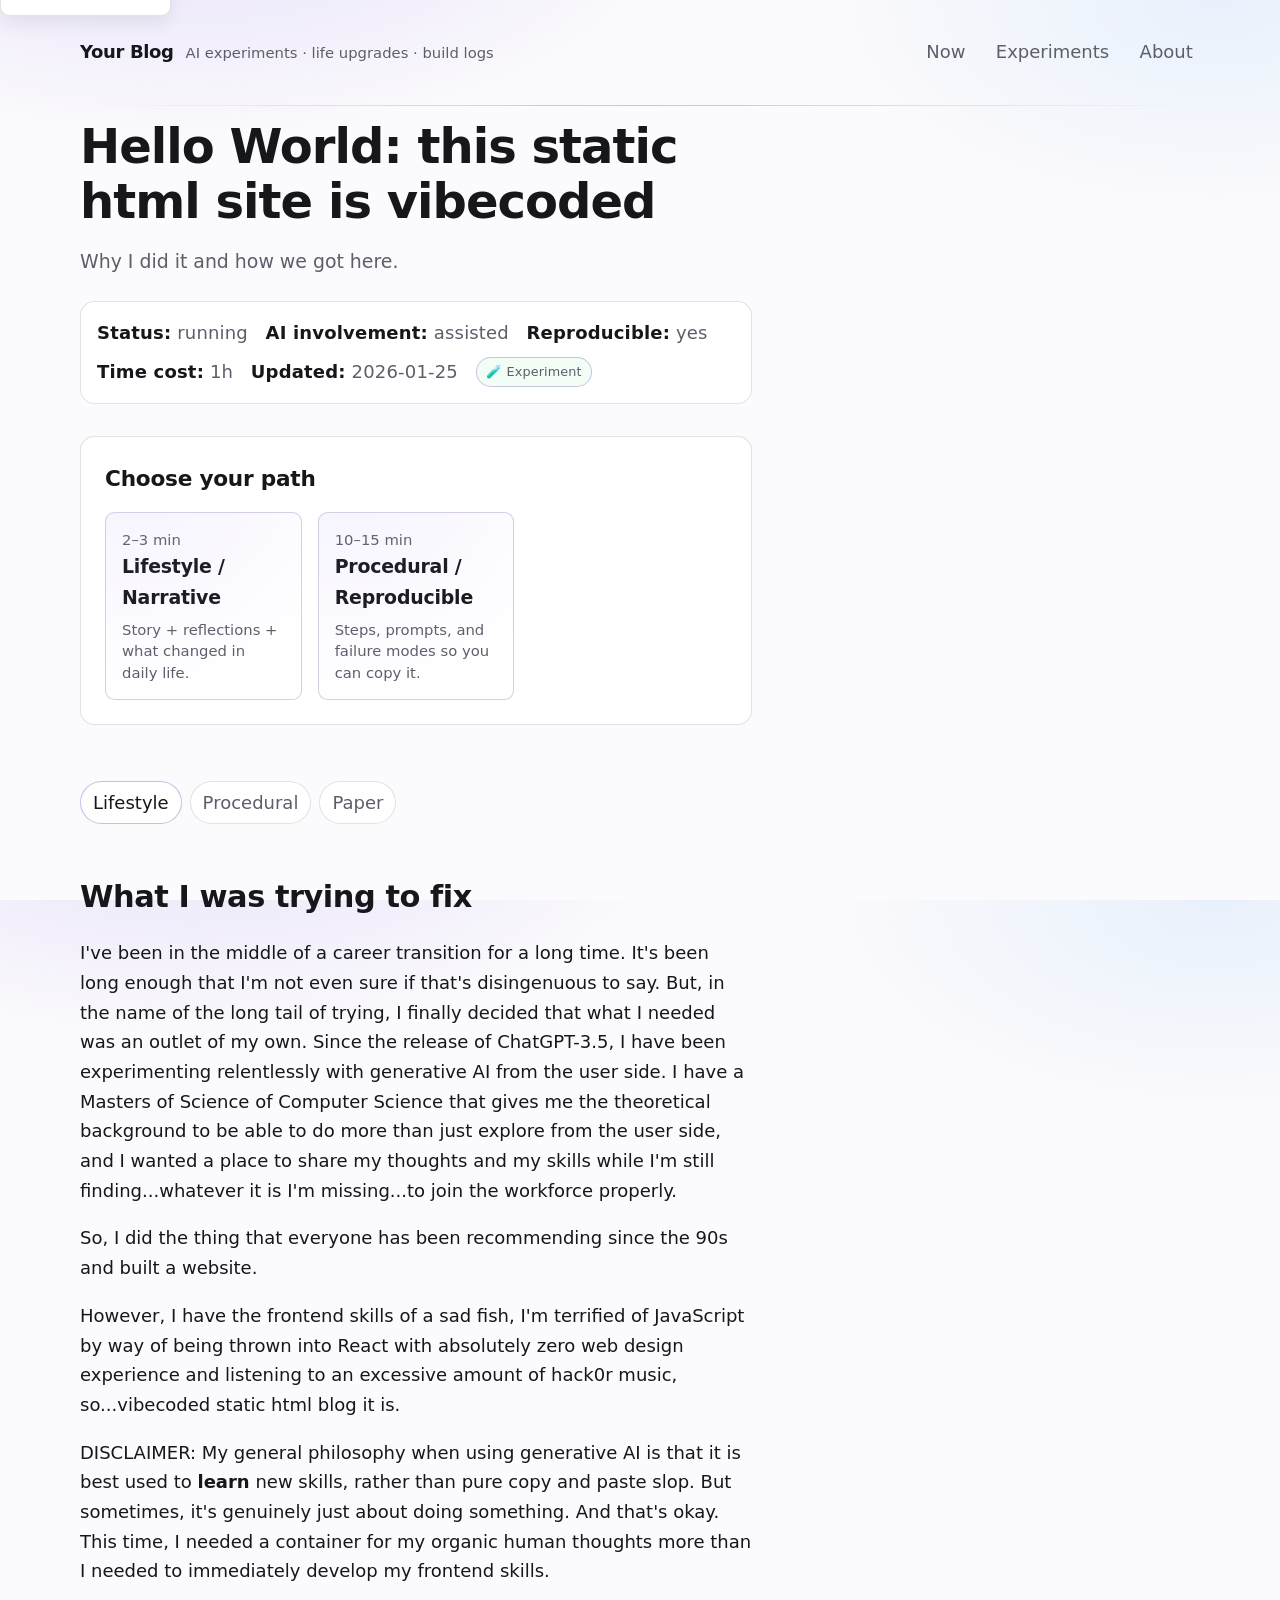
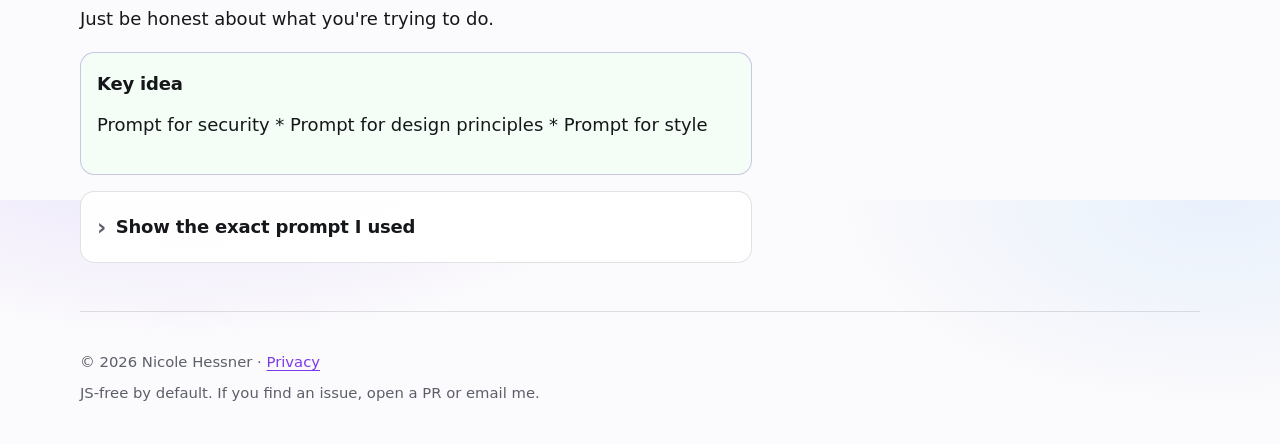
<file: posts/2026-01-26-hello-world/index.html>
<!doctype html>
<html lang="en">
<head>
  <base href="/morethanjustvibes/">
  <meta charset="utf-8" />
  <meta name="viewport" content="width=device-width, initial-scale=1" />
  <meta name="color-scheme" content="light dark" />
  <title>Hello World — More Than Just Vibes</title>
  <meta name="description" content="One-sentence summary of the post." />
  <link rel="stylesheet" href="/assets/css/site.css" />

  <!-- Optional CSP meta fallback (headers are better; keep strict while JS-free) -->
  <meta http-equiv="Content-Security-Policy"
        content="default-src 'self'; base-uri 'self'; form-action 'self'; frame-ancestors 'none'; img-src 'self' data:; style-src 'self'; object-src 'none'; upgrade-insecure-requests;">
</head>

<body>
  <a class="skip-link" href="#main">Skip to content</a>

  <div class="site">
    <header class="site-header" role="banner">
      <div class="brand">
        <a href="/">Your Blog</a>
        <small>AI experiments · life upgrades · build logs</small>
      </div>

      <nav class="site-nav" aria-label="Primary">
        <a href="/now/">Now</a>
        <a href="/experiments/">Experiments</a>
        <a href="/about/">About</a>
      </nav>
    </header>

    <main id="main" role="main">
      <article class="content">
        <header class="post-header">
          <h1>Hello World: this static html site is vibecoded</h1>
          <p class="dek">Why I did it and how we got here.</p>

          <div class="meta" aria-label="Post metadata">
            <span><strong>Status:</strong> running</span>
            <span><strong>AI involvement:</strong> assisted</span>
            <span><strong>Reproducible:</strong> yes</span>
            <span><strong>Time cost:</strong> 1h</span>
            <span><strong>Updated:</strong> 2026-01-25</span>
            <span class="pill" data-kind="experiment">🧪 Experiment</span>
          </div>

          <section class="path-panel" aria-labelledby="choose-path">
            <h2 id="choose-path">Choose your path</h2>
            <div class="path-grid">
              <a class="path-card" href="#lifestyle">
                <p class="kicker">2–3 min</p>
                <h3>Lifestyle / Narrative</h3>
                <p>Story + reflections + what changed in daily life.</p>
              </a>
              <a class="path-card" href="#procedural">
                <p class="kicker">10–15 min</p>
                <h3>Procedural / Reproducible</h3>
                <p>Steps, prompts, and failure modes so you can copy it.</p>
              </a>
            </div>
          </section>
        </header>

        <!-- anchors required for :target -->
        <span id="lifestyle" class="mode-anchor" aria-hidden="true"></span>
        <span id="procedural" class="mode-anchor" aria-hidden="true"></span>
        <span id="paper" class="mode-anchor" aria-hidden="true"></span>

        <section class="mode-switch" aria-label="Post reading modes">
          <nav class="mode-tabs" aria-label="Reading mode tabs">
            <a class="default-selected" href="#lifestyle">Lifestyle</a>
            <a href="#procedural">Procedural</a>
            <a href="#paper">Paper</a>
          </nav>

          <section class="mode mode-lifestyle is-default" aria-label="Lifestyle mode">
            <div class="prose">
              <h2>What I was trying to fix</h2>
              <p>I've been in the middle of a career transition for a long time. It's been long enough that I'm not even sure if that's disingenuous to say.
                But, in the name of the long tail of trying, I finally decided that what I needed was an outlet of my own. Since the release of ChatGPT-3.5, I have been experimenting relentlessly with generative AI from the user side.
                I have a Masters of Science of Computer Science that gives me the theoretical background to be able to do more than just explore from the user side, and I wanted a place to share my thoughts and my skills while I'm still finding...whatever it is 
                I'm missing...to join the workforce properly.</p>

              <p>So, I did the thing that everyone has been recommending since the 90s and built a website.</p>

              <p>However, I have the frontend skills of a sad fish, I'm terrified of JavaScript by way of being thrown into React with absolutely zero web design experience and listening to an excessive amount of hack0r music, so...vibecoded static html blog it is.</p>
                
              <p>DISCLAIMER: My general philosophy when using generative AI is that it is best used to <strong>learn</strong> new skills, rather than pure copy and paste slop. But sometimes, it's genuinely just about doing something. And that's okay. This time, I needed a container for my organic human thoughts more than I needed to immediately develop my frontend skills.</p> 

              <p>Just be honest about what you're trying to do. </p>

              <div class="callout idea" role="note">
                <p class="callout-title">Key idea</p>
                <p>Prompt for security * Prompt for design principles * Prompt for style</p>
              </div>

              <details>
                <summary>Show the exact prompt I used</summary>
                <pre><code>…</code></pre>
              </details>
            </div>
      </article>
    </main>

    <footer class="site-footer" role="contentinfo">
      <p>© 2026 Nicole Hessner · <a href="/privacy/">Privacy</a></p>
      <p>JS-free by default. If you find an issue, open a PR or email me.</p>
    </footer>
  </div>
</body>
</html>
</file>
<file: assets/css/site.css>
/* Single entry point */
@import url("/assets/css/tokens.css");
@import url("/assets/css/base.css");
@import url("/assets/css/layout.css");
@import url("/assets/css/components.css");
@import url("/assets/css/post.css");
@import url("/assets/css/modes.css");
</file>
